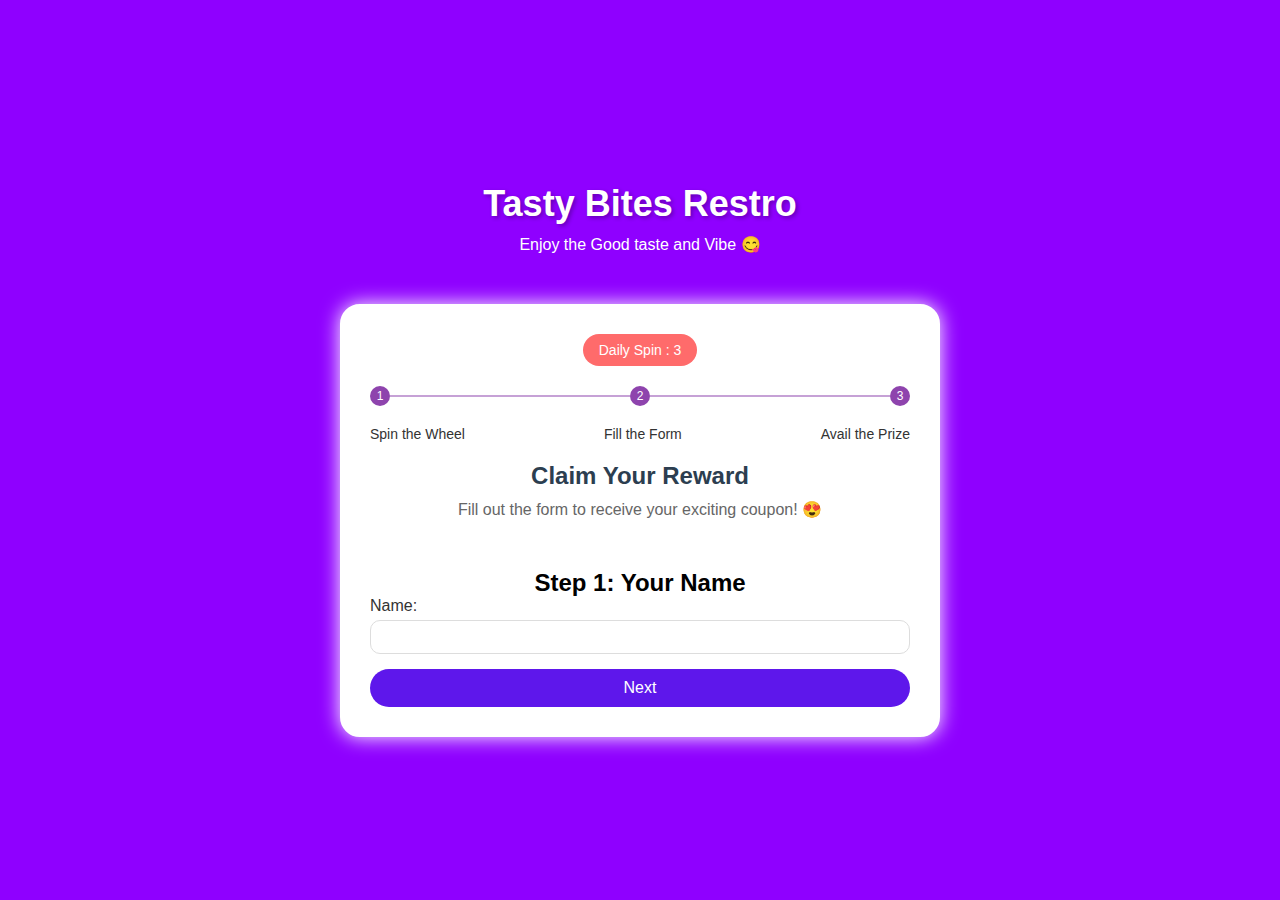
<file: static/form.html>
<!DOCTYPE html>
<html lang="en">
<head>
    <meta charset="UTF-8">
    <meta name="viewport" content="width=device-width, initial-scale=1.0">
    <title>Tasty Bites - Claim Your Reward</title>
    <link rel="stylesheet" href="form.css">
</head>
<body>
    <!-- Restaurant Name Header -->
    <header class="restaurant-header">
        <h1 class="restaurant-name">Tasty Bites Restro</h1>
        <p class="restruant-name-p">Enjoy the Good taste and Vibe 😋</p>
    </header>

    <div class="container">
        <div class="header">
            <button class="daily-spin">Daily Spin : 3</button>
            <div class="steps">
                <div class="step">1</div>
                <div class="step-line"></div>
                <div class="step active">2</div>
                <div class="step-line"></div>
                <div class="step">3</div>
            </div>
            <div class="step-labels">
                <span>Spin the Wheel</span>
                <span>Fill the Form</span>
                <span>Avail the Prize</span>
            </div>
        </div>
        <div class="content">
            <h1>Claim Your Reward</h1>
            <p>Fill out the form to receive your exciting coupon! 😍</p>
            <div class="form-card">
                <div class="form-step" id="step1">
                    <h2>Step 1: Your Name</h2>
                    <div class="form-group">
                        <label for="name">Name:</label>
                        <input type="text" id="name" name="name" required>
                    </div>
                    <button id="nextStep11" class="submit-button">Next</button>
                </div>
                <div class="form-step" id="step2" style="display: none;">
                    <h2>Step 2: Your Phone Number</h2>
                    <div class="form-group">
                        <label for="phone">Phone Number:</label>
                        <input type="tel" id="phone" name="phone" required pattern="[0-9]{10}">
                    </div>
                    <button id="nextStep2" class="submit-button">Next</button>
                </div>
                <div class="form-step" id="step3" style="display: none;">
                    <h2>Step 3: Your Email</h2>
                    <div class="form-group">
                        <label for="email">Email:</label>
                        <input type="email" id="email" name="email" required>
                    </div>
                    <button type="submit" id="submitForm" class="submit-button">Submit</button>
                </div>
            </div>
        </div>
    </div>

    <!-- Confirmation Modal -->
    <div id="confirmationModal" class="modal">
        <div class="modal-content">
            <h2>Success!</h2>
            <p id="confirmationText" class="prize-message"></p>
            <button id="okButton" class="modal-button">OK</button>
        </div>
    </div>

    <script src="spinthewheel.js"></script>
</body>
</html>
</file>
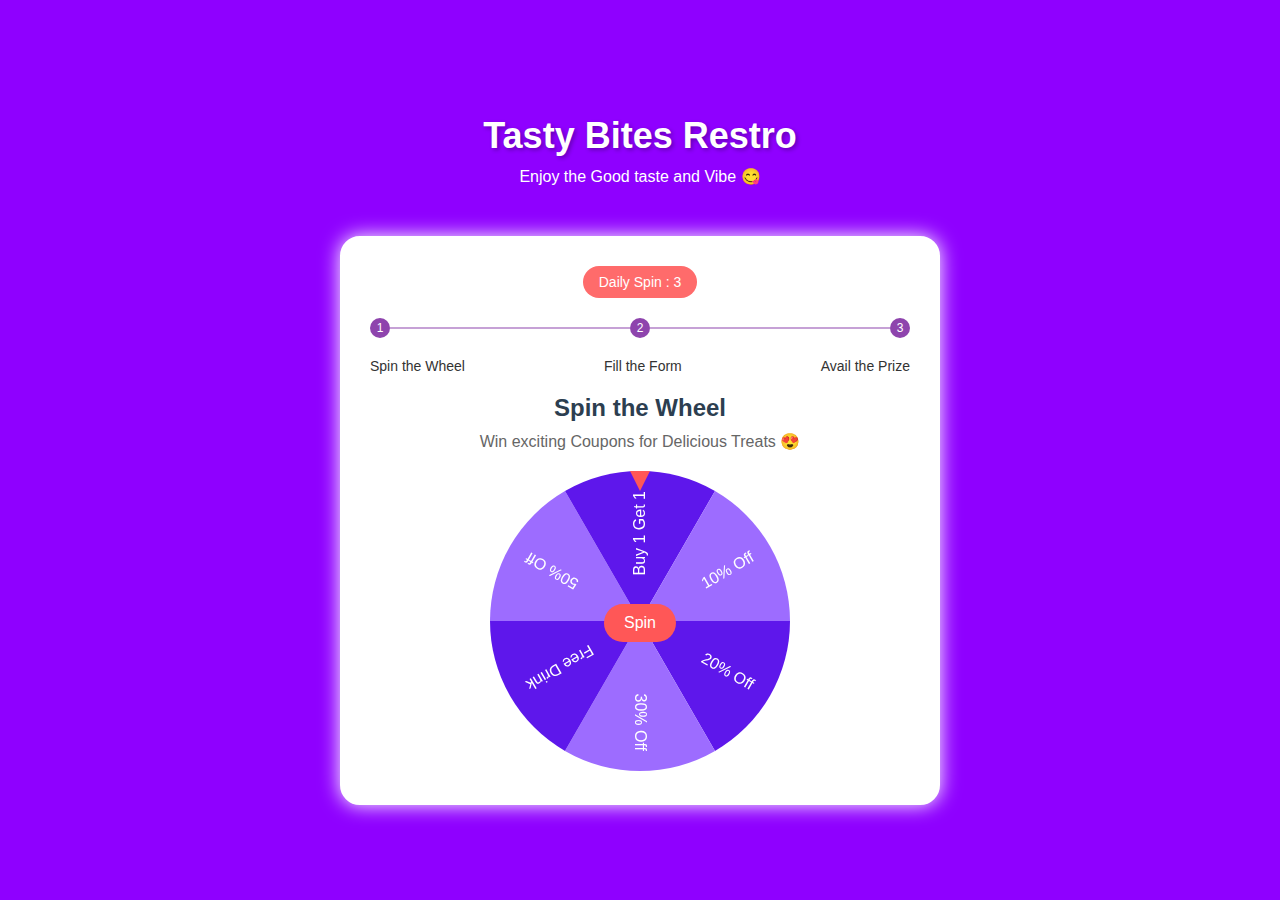
<file: static/spinthewheel.html>
<!DOCTYPE html>
<html lang="en">
<head>
    <meta charset="UTF-8">
    <meta name="viewport" content="width=device-width, initial-scale=1.0">
    <title>Daily Spin - Win Coupons</title>
    <link rel="stylesheet" href="/static/form.css">
</head>
<body>
    <!-- Restaurant Name Header -->
    <header class="restaurant-header">
        <h1 class="restaurant-name">Tasty Bites Restro</h1>
        <p class="restruant-name-p">Enjoy the Good taste and Vibe 😋</p>
    </header>

    <div class="container">
        <div class="header">
            <button class="daily-spin">Daily Spin : 3</button>
            <div class="steps">
                <div class="step">1</div>
                <div class="step-line"></div>
                <div class="step">2</div>
                <div class="step-line"></div>
                <div class="step">3</div>
            </div>
            <div class="step-labels">
                <span>Spin the Wheel</span>
                <span>Fill the Form</span>
                <span>Avail the Prize</span>
            </div>
        </div>
        <div class="content">
            <h1>Spin the Wheel</h1>
            <p>Win exciting Coupons for Delicious Treats 😍</p>
            <div class="wheel-container">
                <canvas id="wheelCanvas" width="300" height="300"></canvas>
                <div class="needle"></div>
                <button id="spinButton" class="spin-button">Spin</button>
            </div>
        </div>
    </div>

    <!-- Prize Popup Modal -->
    <div id="prizeModal" class="modal">
        <div class="modal-content">
            <h2>Congratulations!</h2>
            <p id="prizeText" class="prize-message"></p>
            <div class="modal-buttons">
                <button id="claimReward" class="modal-button">Claim Reward</button>
                <button id="spinAgain" class="modal-button">Spin Again</button>
            </div>
        </div>
    </div>

    <!-- Form Section (Initially Hidden) -->
    <div id="formSection" class="form-container hidden">
        <div class="form-content">
            <h2>Claim Your Reward</h2>
            <form id="rewardForm">
                <div class="form-group">
                    <label for="name">Name:</label>
                    <input type="text" id="name" name="name" required>
                </div>
                <div class="form-group">
                    <label for="whatsapp">WhatsApp Number:</label>
                    <input type="tel" id="whatsapp" name="whatsapp" required pattern="[0-9]{10}">
                </div>
                <div class="form-group">
                    <label for="birthday">Birthday:</label>
                    <input type="date" id="birthday" name="birthday" required>
                </div>
                <button type="submit" class="submit-button">Submit</button>
            </form>
        </div>
    </div>

    <!-- Confirmation Modal -->
    <div id="confirmationModal" class="modal">
        <div class="modal-content">
            <h2>Success!</h2>
            <p id="confirmationText" class="prize-message"></p>
            <button id="okButton" class="modal-button">OK</button>
        </div>
    </div>

    <script src="/static/spinthewheel.js"></script>
</body>
</html>
</file>
<file: static/form.css>
* {
    margin: 0;
    padding: 0;
    box-sizing: border-box;
}

body {
    font-family: Arial, sans-serif;
    background-color: #8f00ff; /* Vibrant purple background */
    display: flex;
    justify-content: center;
    align-items: center;
    min-height: 100vh;
    flex-direction: column; /* Stack header and container vertically */
}

.restaurant-header {
    width: 100%;
    text-align: center;
    padding: 20px 0;
    background:  #8f00ff;; /* Gradient from deep purple to light purple */
    color: white;
    margin-bottom: 20px;
}

.restaurant-name {
    font-size: 36px;
    font-weight: bold;
    text-shadow: 2px 2px 4px rgba(0, 0, 0, 0.3);
    color: white;
}

.restruant-name-p {
    color: white;
    font-size: 16px;
    margin-bottom: 10px;
}

.container {
    background: white;
    border-radius: 20px;
    padding: 20px;
    width: 90%;
    max-width: 600px;
    box-shadow: 0 0 20px rgb(255, 255, 255);
    border: 10px solid #ffffff;
    margin: 0 auto; /* Center the container */
}

.header {
    text-align: center;
    margin-bottom: 20px;
}

.daily-spin {
    background-color: #ff6b6b;
    color: white;
    border: none;
    padding: 8px 16px;
    border-radius: 20px;
    font-size: 14px;
    cursor: default;
}

.steps {
    display: flex;
    align-items: center;
    justify-content: space-between;
    margin: 20px 0;
}

.step {
    width: 20px;
    height: 20px;
    background-color: #8e44ad;
    border-radius: 50%;
    display: flex;
    align-items: center;
    justify-content: center;
    color: white;
    font-size: 12px;
}

.step-line {
    flex-grow: 1;
    height: 2px;
    background-color: #8e44ad;
    opacity: 0.5;
}

.step-labels {
    display: flex;
    justify-content: space-between;
    color: #333;
    font-size: 14px;
    margin-bottom: 20px;
}

.content {
    text-align: center;
}

h1 {
    color: #2c3e50;
    font-size: 24px;
    margin-bottom: 10px;
}

p {
    color: #666;
    font-size: 16px;
    margin-bottom: 20px;
}

.wheel-container {
    position: relative;
    margin: 0 auto; /* Center the wheel container */
    max-width: 300px; /* Limit wheel size for responsiveness */
}

.spin-button {
    background-color: #ff5757;
    color: white;
    border: none;
    padding: 10px 20px;
    border-radius: 20px;
    font-size: 16px;
    cursor: pointer;
    position: absolute;
    top: 50%;
    left: 50%;
    transform: translate(-50%, -50%);
    z-index: 10;
}

.spin-button:hover {
    background-color: #e64949;
}

.form-card{
    margin-top: 50px;
}

.needle {
    position: absolute;
    top: -20px; /* Position at the top of the wheel */
    left: 50%;
    width: 0;
    height: 0;
    border-left: 10px solid transparent;
    border-right: 10px solid transparent;
    border-bottom: 20px solid #ff5757; /* Bright red, pointing downward */
    transform: translateX(-50%) rotate(180deg); /* Reset rotation to point downward naturally */
    z-index: 20;
    margin-top: 20px;
}

/* Prize Modal Styles */
.modal {
    display: none;
    position: fixed;
    top: 0;
    left: 0;
    width: 100%;
    height: 100%;
    background-color: rgba(0, 0, 0, 0.5);
    z-index: 30;
}

.modal-content {
    background-color: white;
    margin: 10% auto; /* Reduced margin for mobile */
    padding: 20px;
    border-radius: 20px;
    width: 90%; /* More responsive width */
    max-width: 400px;
    text-align: center;
    box-shadow: 0 0 10px rgba(0, 0, 0, 0.3);
    border: 5px solid #5e17eb;
}

.modal-content h2 {
    color: #5e17eb;
    margin-bottom: 15px;
    font-size: 24px;
}

.prize-message {
    color: #333;
    font-size: 18px;
    margin-bottom: 20px;
}

.modal-buttons {
    display: flex;
    justify-content: space-around;
    flex-wrap: wrap; /* Allow buttons to wrap on smaller screens */
}

.modal-button {
    background-color: #5e17eb;
    color: white;
    border: none;
    padding: 10px 20px;
    border-radius: 20px;
    font-size: 16px;
    cursor: pointer;
    min-width: 120px;
    margin: 5px; /* Add margin for spacing on mobile */
}

.modal-button:hover {
    background-color: #4a0fd4;
}

/* Form Styles */
.form-container {
    display: none; /* Changed from 'none' to ensure it starts hidden but can be shown */
    position: fixed;
    top: 0;
    left: 0;
    width: 100%;
    height: 100%;
    background-color: rgba(0, 0, 0, 0.5);
    z-index: 30;
}

.form-container.visible {
    display: flex; /* Show the form when the 'visible' class is added */
    justify-content: center;
    align-items: center;
}

.form-content {
    background-color: white;
    margin: 10% auto; /* Reduced margin for mobile */
    padding: 20px;
    border-radius: 20px;
    width: 90%; /* More responsive width */
    max-width: 400px;
    text-align: center;
    box-shadow: 0 0 10px rgba(0, 0, 0, 0.3);
    border: 5px solid #5e17eb;
}

.form-content h2 {
    color: #5e17eb;
    margin-bottom: 20px;
    font-size: 24px;
}

.form-group {
    margin-bottom: 15px;
    text-align: left;
}

.form-group label {
    display: block;
    margin-bottom: 5px;
    color: #333;
    font-size: 16px;
}

.form-group input {
    width: 100%;
    padding: 8px;
    border: 1px solid #ddd;
    border-radius: 10px;
    font-size: 14px;
    box-sizing: border-box;
}

.submit-button {
    background-color: #5e17eb;
    color: white;
    border: none;
    padding: 10px 20px;
    border-radius: 20px;
    font-size: 16px;
    cursor: pointer;
    width: 100%;
}

.submit-button:hover {
    background-color: #4a0fd4;
}

/* Hidden Class (updated to work with .visible) */
.hidden {
    display: none !important; /* Ensure it’s hidden when this class is applied */
}

/* Media Queries for Mobile Devices */
@media (max-width: 768px) {
    .restaurant-name {
        font-size: 35px;
        margin-top: -130px; /* Reduce font size for mobile */
    }

    .container {
        width: 95%;
        padding: 15px;
    }

    .wheel-container {
        max-width: 250px; /* Smaller wheel on mobile */
    }

    #wheelCanvas {
        width: 250px !important; /* Override canvas width for mobile */
        height: 250px !important;
    }

    .modal-content, .form-content {
        width: 85%;
        margin: 20% auto; /* Adjust margin for mobile */
        padding: 15px;
    }

    .modal-content h2, .form-content h2 {
        font-size: 20px; /* Smaller heading on mobile */
    }

    .prize-message, .form-group label {
        font-size: 14px; /* Smaller text on mobile */
    }

    .modal-button, .submit-button {
        font-size: 14px;
        padding: 8px 16px;
        min-width: 100px;
    }

    .steps {
        margin: 15px 0;
    }

    .step {
        width: 15px;
        height: 15px;
        font-size: 10px;
    }

    .step-labels {
        font-size: 12px;
    }
}
</file>
